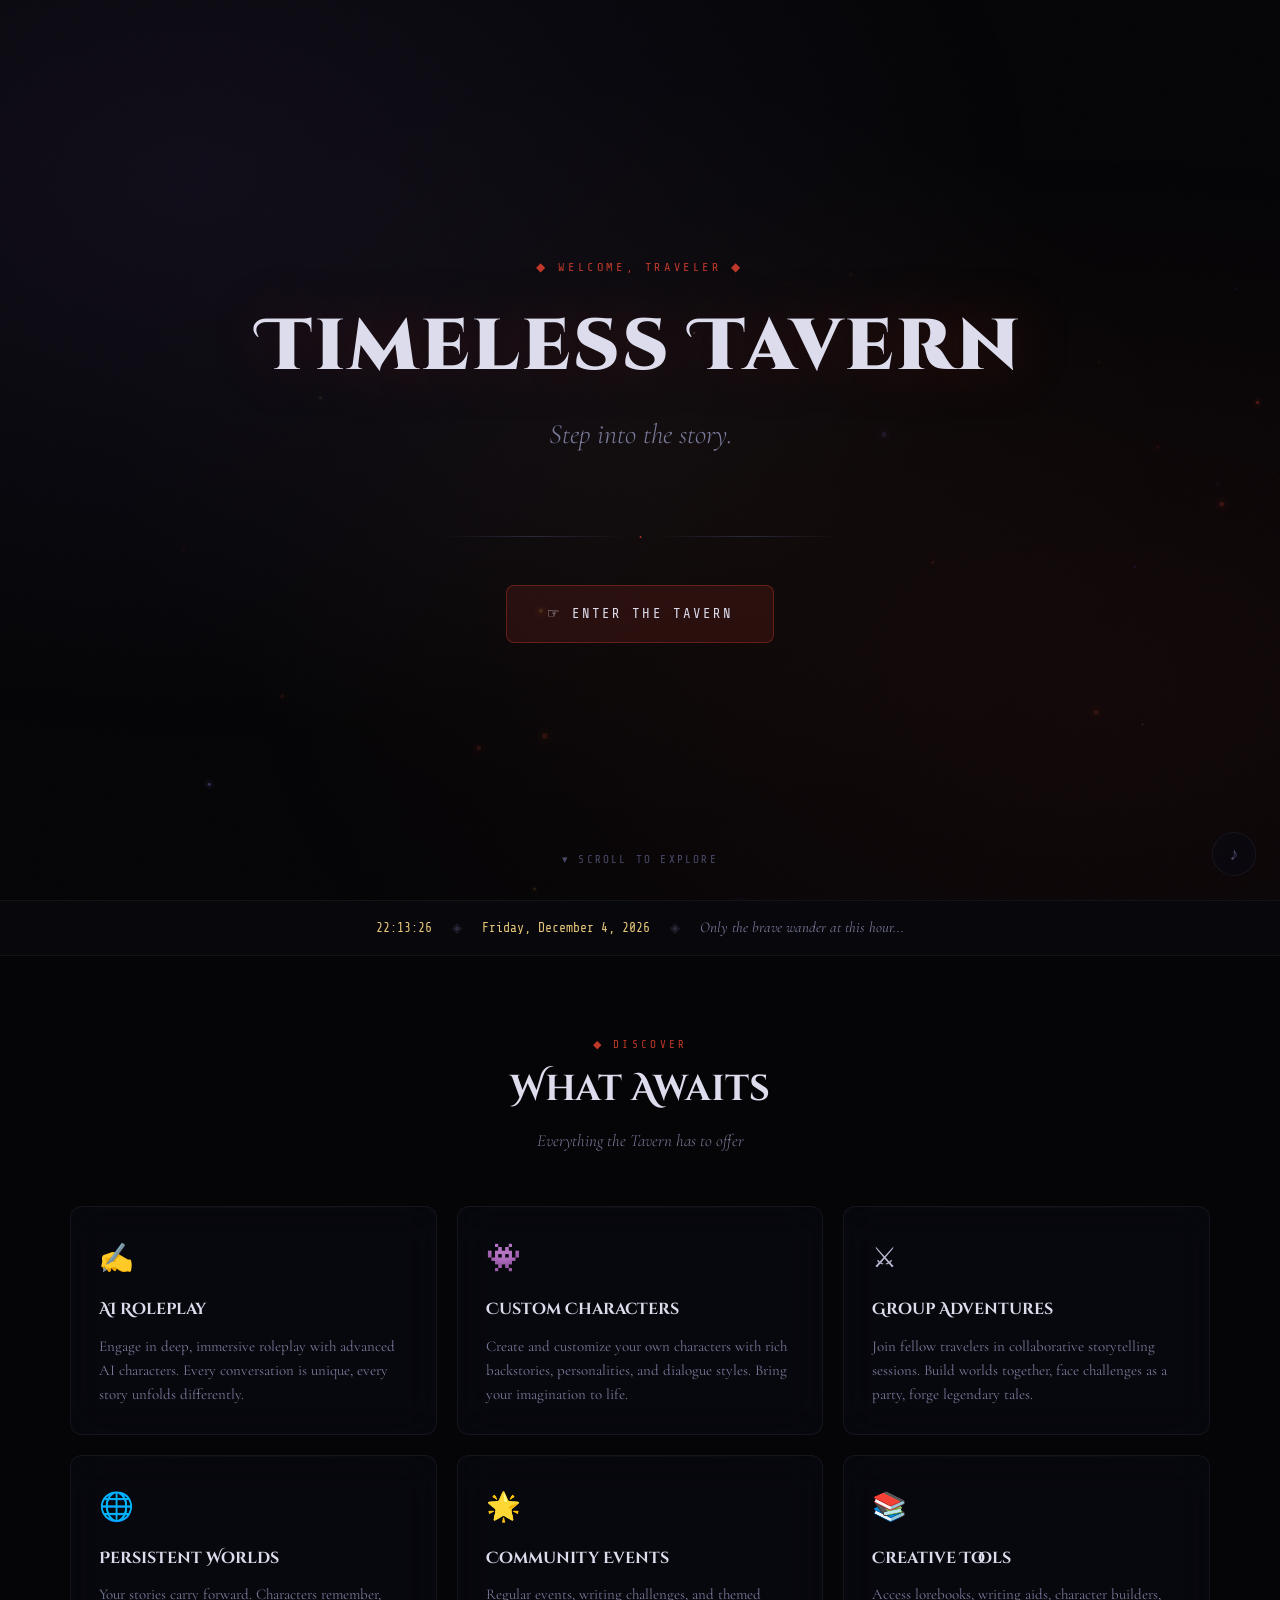
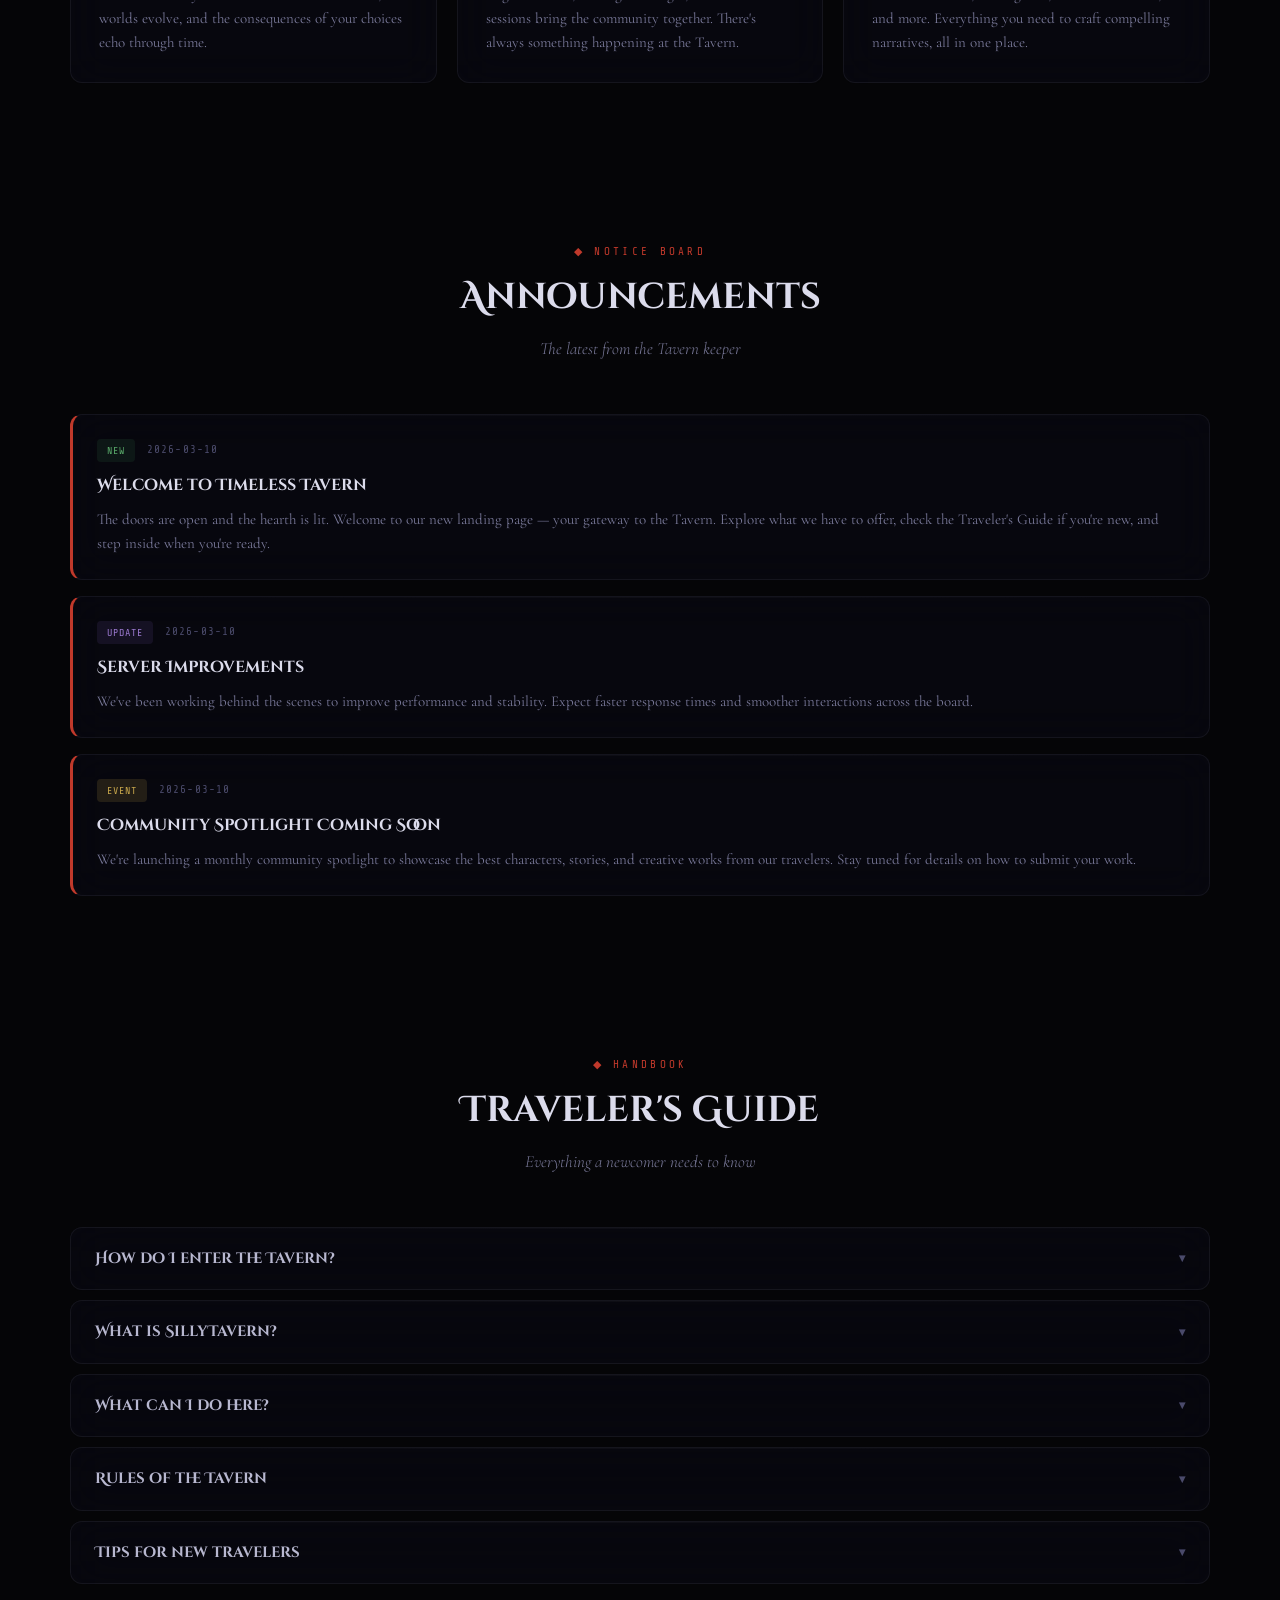
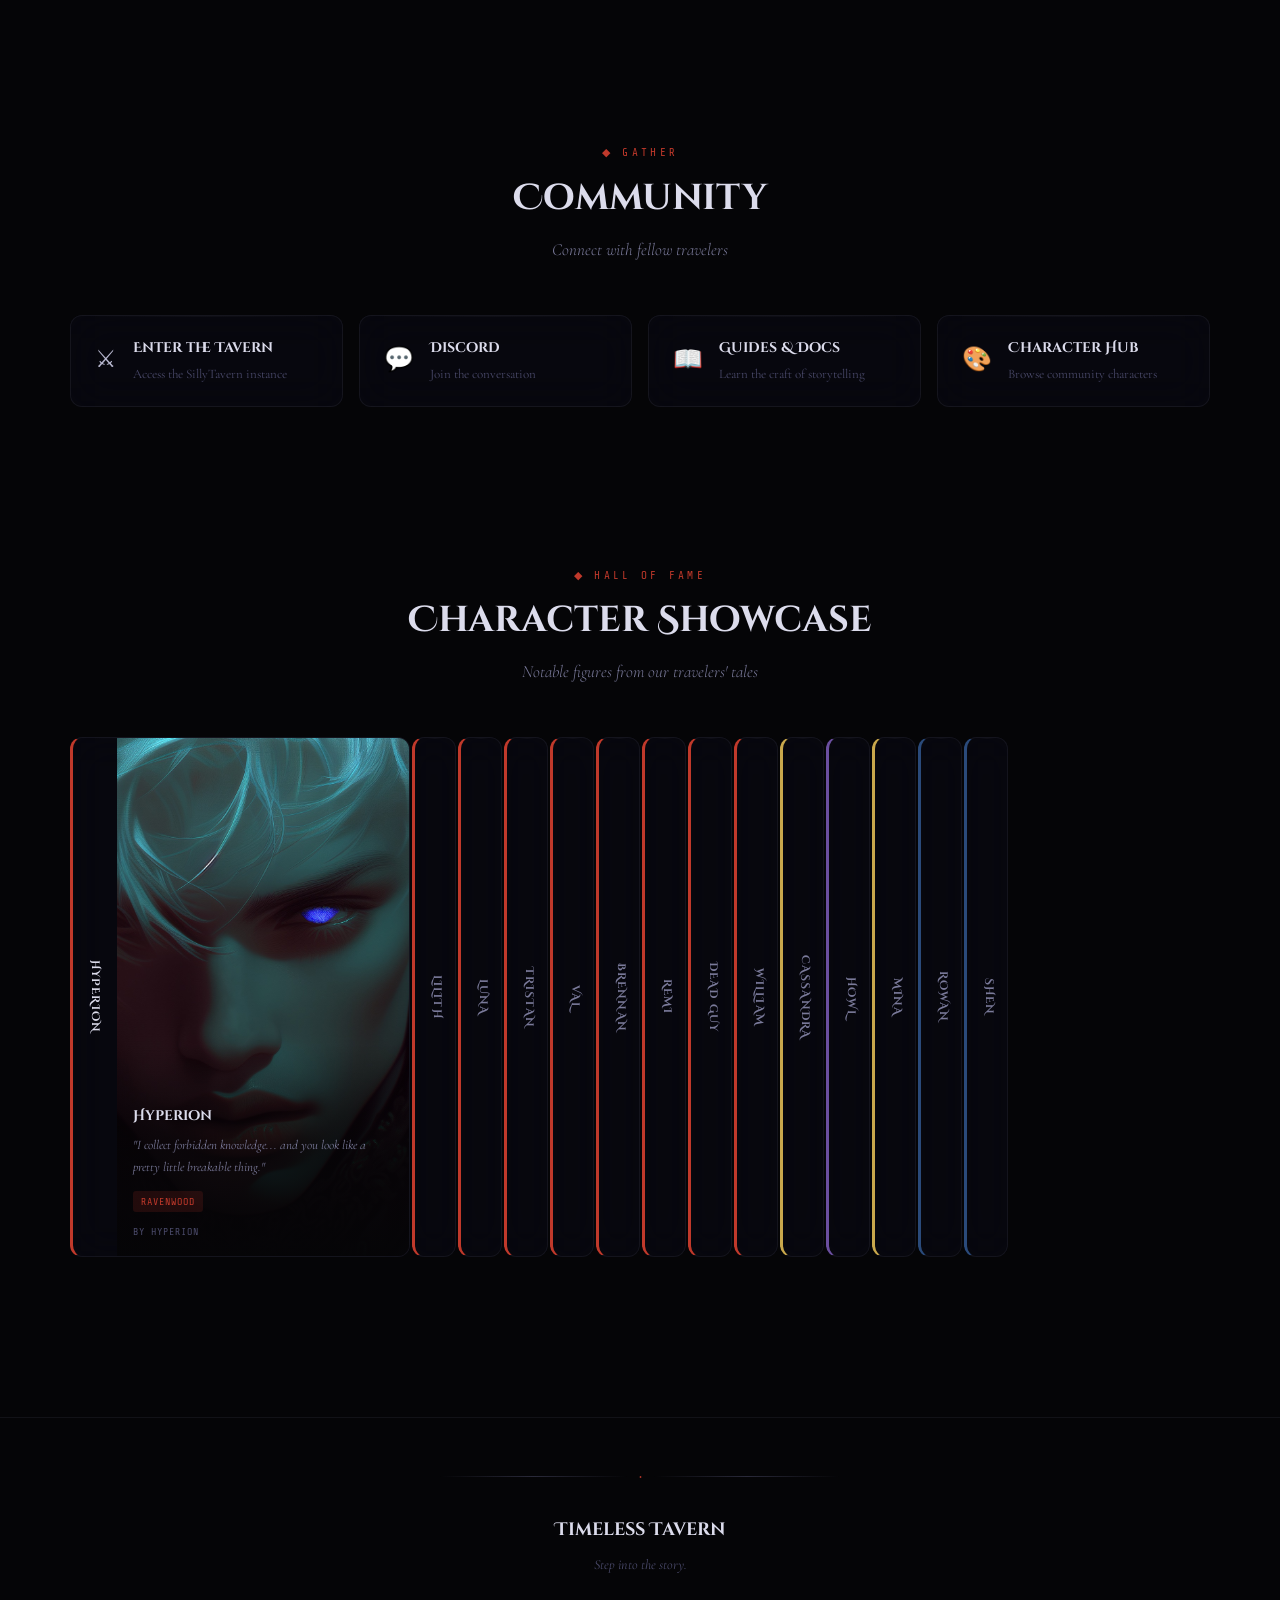
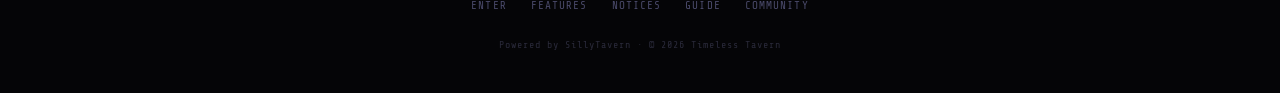
<file: index.html>
<!DOCTYPE html>
<html lang="en">
<head>
  <meta charset="UTF-8">
  <meta name="viewport" content="width=device-width, initial-scale=1.0">
  <title>Timeless Tavern</title>
  <meta name="description" content="Step into the story. Timeless Tavern — an immersive AI roleplay community.">
  <link rel="stylesheet" href="css/styles.css">
  <link rel="icon" href="data:image/svg+xml,<svg xmlns='http://www.w3.org/2000/svg' viewBox='0 0 100 100'><text y='.9em' font-size='90'>🏚</text></svg>">
</head>
<body>

  <!-- Particle Canvas -->
  <canvas id="particle-canvas"></canvas>

  <!-- Easter Egg Overlay -->
  <div class="easter-egg-overlay" id="easter-egg-overlay">
    <div class="easter-egg-content">
      <h2>You Found the Secret Room</h2>
      <p>"Not all who wander are lost... but some find what was hidden."</p>
    </div>
  </div>

  <!-- Sound Toggle -->
  <button class="sound-toggle" id="sound-toggle" title="Toggle ambient sound" aria-label="Toggle ambient sound">
    <span id="sound-icon">&#9834;</span>
  </button>

  <!-- Sticky Navigation -->
  <nav class="sticky-nav" id="sticky-nav">
    <a href="#features">What Awaits</a>
    <a href="#announcements">Notices</a>
    <a href="#guide">Guide</a>
    <a href="#community">Community</a>
    <a href="#showcase">Showcase</a>
  </nav>

  <div class="page-wrapper">

    <!-- ═══ HERO SECTION ═══ -->
    <section class="hero" id="hero">
      <div class="hero-tag">&#9670; Welcome, Traveler &#9670;</div>
      <h1 class="hero-title" id="hero-title">Timeless Tavern</h1>
      <p class="hero-tagline">Step into the story.</p>

      <div class="separator">
        <div class="separator-line"></div>
        <div class="separator-diamond">&#9670;</div>
        <div class="separator-line"></div>
      </div>

      <a href="https://timelesstavern.pub" class="cta-button" target="_blank" rel="noopener">
        &#9758; Enter the Tavern
      </a>

      <div class="scroll-hint">&#9662; Scroll to explore</div>
    </section>

    <!-- ═══ TIME BAR ═══ -->
    <div class="time-bar">
      <span id="clock">--:--:--</span>
      <span class="divider">&#9672;</span>
      <span id="date-display">---</span>
      <span class="divider">&#9672;</span>
      <span class="time-flavor" id="time-flavor">The tavern doors stand open...</span>
    </div>

    <!-- ═══ WHAT AWAITS ═══ -->
    <section class="section reveal" id="features">
      <div class="section-header">
        <div class="section-tag">&#9670; Discover</div>
        <h2 class="section-title">What Awaits</h2>
        <p class="section-subtitle">Everything the Tavern has to offer</p>
      </div>

      <div class="features-grid">
        <div class="feature-card glass">
          <div class="feature-icon">&#9997;</div>
          <div class="feature-title">AI Roleplay</div>
          <div class="feature-desc">Engage in deep, immersive roleplay with advanced AI characters. Every conversation is unique, every story unfolds differently.</div>
        </div>
        <div class="feature-card glass">
          <div class="feature-icon">&#128126;</div>
          <div class="feature-title">Custom Characters</div>
          <div class="feature-desc">Create and customize your own characters with rich backstories, personalities, and dialogue styles. Bring your imagination to life.</div>
        </div>
        <div class="feature-card glass">
          <div class="feature-icon">&#9876;</div>
          <div class="feature-title">Group Adventures</div>
          <div class="feature-desc">Join fellow travelers in collaborative storytelling sessions. Build worlds together, face challenges as a party, forge legendary tales.</div>
        </div>
        <div class="feature-card glass">
          <div class="feature-icon">&#127760;</div>
          <div class="feature-title">Persistent Worlds</div>
          <div class="feature-desc">Your stories carry forward. Characters remember, worlds evolve, and the consequences of your choices echo through time.</div>
        </div>
        <div class="feature-card glass">
          <div class="feature-icon">&#127775;</div>
          <div class="feature-title">Community Events</div>
          <div class="feature-desc">Regular events, writing challenges, and themed sessions bring the community together. There's always something happening at the Tavern.</div>
        </div>
        <div class="feature-card glass">
          <div class="feature-icon">&#128218;</div>
          <div class="feature-title">Creative Tools</div>
          <div class="feature-desc">Access lorebooks, writing aids, character builders, and more. Everything you need to craft compelling narratives, all in one place.</div>
        </div>
      </div>
    </section>

    <!-- ═══ ANNOUNCEMENTS ═══ -->
    <section class="section reveal" id="announcements">
      <div class="section-header">
        <div class="section-tag">&#9670; Notice Board</div>
        <h2 class="section-title">Announcements</h2>
        <p class="section-subtitle">The latest from the Tavern keeper</p>
      </div>

      <div class="announcements-list">
        <div class="announcement glass">
          <div class="announcement-header">
            <span class="announcement-tag new">New</span>
            <span class="announcement-date">2026-03-10</span>
          </div>
          <div class="announcement-title">Welcome to Timeless Tavern</div>
          <div class="announcement-body">The doors are open and the hearth is lit. Welcome to our new landing page — your gateway to the Tavern. Explore what we have to offer, check the Traveler's Guide if you're new, and step inside when you're ready.</div>
        </div>

        <div class="announcement glass">
          <div class="announcement-header">
            <span class="announcement-tag update">Update</span>
            <span class="announcement-date">2026-03-10</span>
          </div>
          <div class="announcement-title">Server Improvements</div>
          <div class="announcement-body">We've been working behind the scenes to improve performance and stability. Expect faster response times and smoother interactions across the board.</div>
        </div>

        <div class="announcement glass">
          <div class="announcement-header">
            <span class="announcement-tag event">Event</span>
            <span class="announcement-date">2026-03-10</span>
          </div>
          <div class="announcement-title">Community Spotlight Coming Soon</div>
          <div class="announcement-body">We're launching a monthly community spotlight to showcase the best characters, stories, and creative works from our travelers. Stay tuned for details on how to submit your work.</div>
        </div>
      </div>
    </section>

    <!-- ═══ TRAVELER'S GUIDE ═══ -->
    <section class="section reveal" id="guide">
      <div class="section-header">
        <div class="section-tag">&#9670; Handbook</div>
        <h2 class="section-title">Traveler's Guide</h2>
        <p class="section-subtitle">Everything a newcomer needs to know</p>
      </div>

      <div class="faq-list">
        <div class="faq-item glass">
          <div class="faq-question" onclick="toggleFaq(this)">
            How do I enter the Tavern?
            <span class="arrow">&#9662;</span>
          </div>
          <div class="faq-answer">
            <p>Click the "Enter the Tavern" button at the top of this page, or navigate directly to <a href="https://timelesstavern.pub" target="_blank" rel="noopener">timelesstavern.pub</a>. You'll be greeted by the login screen where you can access your account. If you're new and need credentials, reach out to the Tavern keeper through our Discord community.</p>
          </div>
        </div>

        <div class="faq-item glass">
          <div class="faq-question" onclick="toggleFaq(this)">
            What is SillyTavern?
            <span class="arrow">&#9662;</span>
          </div>
          <div class="faq-answer">
            <p>SillyTavern is a powerful, open-source interface for interacting with AI language models. It provides a rich environment for creative writing, roleplay, and storytelling with features like character cards, lorebooks, group chats, and much more. Timeless Tavern is our hosted instance, so you don't need to set up anything yourself.</p>
          </div>
        </div>

        <div class="faq-item glass">
          <div class="faq-question" onclick="toggleFaq(this)">
            What can I do here?
            <span class="arrow">&#9662;</span>
          </div>
          <div class="faq-answer">
            <p>The possibilities are vast:</p>
            <ul>
              <li>Create and roleplay with AI characters in any genre or setting</li>
              <li>Build detailed worlds with lorebooks and persistent memory</li>
              <li>Join group adventures with other community members</li>
              <li>Use creative writing tools to develop stories, scripts, and more</li>
              <li>Participate in community events and writing challenges</li>
            </ul>
          </div>
        </div>

        <div class="faq-item glass">
          <div class="faq-question" onclick="toggleFaq(this)">
            Rules of the Tavern
            <span class="arrow">&#9662;</span>
          </div>
          <div class="faq-answer">
            <p>We keep it simple — be respectful, be creative, and be kind. This is a shared space for storytelling and imagination. Treat fellow travelers as you'd want to be treated. Any issues or concerns should be brought to the Tavern keeper directly.</p>
          </div>
        </div>

        <div class="faq-item glass">
          <div class="faq-question" onclick="toggleFaq(this)">
            Tips for new travelers
            <span class="arrow">&#9662;</span>
          </div>
          <div class="faq-answer">
            <p>Start small. Pick a character or scenario that interests you and dive in. Don't worry about getting everything perfect on your first try — the best stories come from exploration and experimentation. Check out the community Discord for tips from experienced travelers, and don't hesitate to ask questions.</p>
          </div>
        </div>
      </div>
    </section>

    <!-- ═══ COMMUNITY ═══ -->
    <section class="section reveal" id="community">
      <div class="section-header">
        <div class="section-tag">&#9670; Gather</div>
        <h2 class="section-title">Community</h2>
        <p class="section-subtitle">Connect with fellow travelers</p>
      </div>

      <div class="community-grid">
        <a href="https://timelesstavern.pub" target="_blank" rel="noopener" class="community-card glass">
          <div class="community-icon">&#9876;</div>
          <div class="community-info">
            <div class="community-name">Enter the Tavern</div>
            <div class="community-desc">Access the SillyTavern instance</div>
          </div>
        </a>

        <a href="#" class="community-card glass" onclick="return false;">
          <div class="community-icon">&#128172;</div>
          <div class="community-info">
            <div class="community-name">Discord</div>
            <div class="community-desc">Join the conversation</div>
          </div>
        </a>

        <a href="#" class="community-card glass" onclick="return false;">
          <div class="community-icon">&#128214;</div>
          <div class="community-info">
            <div class="community-name">Guides & Docs</div>
            <div class="community-desc">Learn the craft of storytelling</div>
          </div>
        </a>

        <a href="#" class="community-card glass" onclick="return false;">
          <div class="community-icon">&#127912;</div>
          <div class="community-info">
            <div class="community-name">Character Hub</div>
            <div class="community-desc">Browse community characters</div>
          </div>
        </a>
      </div>
    </section>

    <!-- ═══ CHARACTER SHOWCASE ═══ -->
    <section class="section reveal" id="showcase">
      <div class="section-header">
        <div class="section-tag">&#9670; Hall of Fame</div>
        <h2 class="section-title">Character Showcase</h2>
        <p class="section-subtitle">Notable figures from our travelers' tales</p>
      </div>

      <div class="showcase-scroll">
        <div class="char-card glass order-crimson active">
          <div class="char-tab">Hyperion</div>
          <div class="char-panel">
            <img src="characters/Hyperion.png" alt="Hyperion" class="char-portrait">
            <div class="char-info">
              <div class="char-name">Hyperion</div>
              <div class="char-role">"I collect forbidden knowledge... and you look like a pretty little breakable thing."</div>
              <span class="char-badge order-crimson">Ravenwood</span>
              <div class="char-creator">by Hyperion</div>
            </div>
          </div>
        </div>

        <div class="char-card glass order-crimson">
          <div class="char-tab">Lilith</div>
          <div class="char-panel">
            <img src="characters/Lilith.png" alt="Lilith" class="char-portrait">
            <div class="char-info">
              <div class="char-name">Lilith</div>
              <div class="char-role">"Knowledge is the most beautiful and dangerous of lovers."</div>
              <span class="char-badge order-crimson">Ravenwood</span>
              <div class="char-creator">by Hyperion</div>
            </div>
          </div>
        </div>

        <div class="char-card glass order-crimson">
          <div class="char-tab">Luna</div>
          <div class="char-panel">
            <img src="characters/Luna.png" alt="Luna" class="char-portrait">
            <div class="char-info">
              <div class="char-name">Luna</div>
              <div class="char-role">"Puck, if you don't shush I swear I will find you a smaller drawer to live in..."</div>
              <span class="char-badge order-crimson">Ravenwood</span>
              <div class="char-creator">by Hyperion</div>
            </div>
          </div>
        </div>

        <div class="char-card glass order-crimson">
          <div class="char-tab">Tristan</div>
          <div class="char-panel">
            <img src="characters/Tristan.png" alt="Tristan" class="char-portrait">
            <div class="char-info">
              <div class="char-name">Tristan</div>
              <div class="char-role">"Sweet sinner, bring me your confession..."</div>
              <span class="char-badge order-crimson">Ravenwood</span>
              <div class="char-creator">by Hyperion</div>
            </div>
          </div>
        </div>

        <div class="char-card glass order-crimson">
          <div class="char-tab">Val</div>
          <div class="char-panel">
            <img src="characters/Val.png" alt="Val" class="char-portrait">
            <div class="char-info">
              <div class="char-name">Val</div>
              <div class="char-role">Valerian "Val" Blackfin — serves two masters: medicine and murder.</div>
              <span class="char-badge order-crimson">Ravenwood</span>
              <div class="char-creator">by Hyperion</div>
            </div>
          </div>
        </div>

        <div class="char-card glass order-crimson">
          <div class="char-tab">Brennan</div>
          <div class="char-panel">
            <img src="characters/Brennan.png" alt="Brennan" class="char-portrait">
            <div class="char-info">
              <div class="char-name">Brennan</div>
              <div class="char-role">Sergeant Brennan Weathers — he doesn't care what you think. At least, that's what he wants you to believe.</div>
              <span class="char-badge order-crimson">Ravenwood</span>
              <div class="char-creator">by Hyperion</div>
            </div>
          </div>
        </div>

        <div class="char-card glass order-crimson">
          <div class="char-tab">Remi</div>
          <div class="char-panel">
            <img src="characters/Remi.png" alt="Remi" class="char-portrait">
            <div class="char-info">
              <div class="char-name">Remi</div>
              <div class="char-role">"If only they knew how often I watch over them..."</div>
              <span class="char-badge order-crimson">Ravenwood</span>
              <div class="char-creator">by Hyperion</div>
            </div>
          </div>
        </div>

        <div class="char-card glass order-crimson">
          <div class="char-tab">Dead Guy</div>
          <div class="char-panel">
            <img src="characters/Dead_Guy.png" alt="Dead Guy" class="char-portrait">
            <div class="char-info">
              <div class="char-name">Dead Guy</div>
              <div class="char-role">A crypt-dweller from 1759 with humor drier than embalming fluid.</div>
              <span class="char-badge order-crimson">Ravenwood</span>
              <div class="char-creator">by Hyperion</div>
            </div>
          </div>
        </div>

        <div class="char-card glass order-crimson">
          <div class="char-tab">William</div>
          <div class="char-panel">
            <img src="characters/William.png" alt="William" class="char-portrait">
            <div class="char-info">
              <div class="char-name">William</div>
              <div class="char-role">"Gah! I thought you were a ghost... wait, are you a ghost?"</div>
              <span class="char-badge order-crimson">Ravenwood</span>
              <div class="char-creator">by Hyperion</div>
            </div>
          </div>
        </div>

        <div class="char-card glass order-gold">
          <div class="char-tab">Cassandra</div>
          <div class="char-panel">
            <img src="characters/Cassandra%20Vance.png" alt="Cassandra Vance" class="char-portrait">
            <div class="char-info">
              <div class="char-name">Cassandra Vance</div>
              <div class="char-role">"I keep beautiful things safe and dangerous things profitable."</div>
              <span class="char-badge order-gold">Thieves' Roost</span>
              <div class="char-creator">by Vanyt</div>
            </div>
          </div>
        </div>

        <div class="char-card glass order-violet">
          <div class="char-tab">Howl</div>
          <div class="char-panel">
            <img src="characters/Howl%20Jenkins%20Pendragon.png" alt="Howl Jenkins Pendragon" class="char-portrait">
            <div class="char-info">
              <div class="char-name">Howl Jenkins Pendragon</div>
              <div class="char-role">Beautiful, broken, and absolutely insufferable.</div>
              <span class="char-badge order-violet">Howl's Moving Castle</span>
              <div class="char-creator">by Vanyt</div>
            </div>
          </div>
        </div>

        <div class="char-card glass order-gold">
          <div class="char-tab">Mina</div>
          <div class="char-panel">
            <img src="characters/Mina%20Hope.png" alt="Mina Hope" class="char-portrait">
            <div class="char-info">
              <div class="char-name">Mina Hope</div>
              <div class="char-role">"I've got a smile for every occasion and a blade for everyone who believes it."</div>
              <span class="char-badge order-gold">Thieves' Roost</span>
              <div class="char-creator">by Menace</div>
            </div>
          </div>
        </div>

        <div class="char-card glass order-blue">
          <div class="char-tab">Rowan</div>
          <div class="char-panel">
            <img src="characters/Rowan.png" alt="Rowan" class="char-portrait">
            <div class="char-info">
              <div class="char-name">Rowan</div>
              <div class="char-role">Distinguished corporate lawyer — sophistication meets raw masculinity.</div>
              <span class="char-badge order-blue">Original</span>
              <div class="char-creator">by Bee</div>
            </div>
          </div>
        </div>

        <div class="char-card glass order-blue">
          <div class="char-tab">Shen</div>
          <div class="char-panel">
            <img src="characters/Shen.png" alt="Shen" class="char-portrait">
            <div class="char-info">
              <div class="char-name">Shen</div>
              <div class="char-role">"I have spent years building a reputation for reasonableness. I would hate for you to discover what happens when that no longer concerns me."</div>
              <span class="char-badge order-blue">Original</span>
              <div class="char-creator">by Hana</div>
            </div>
          </div>
        </div>
      </div>
    </section>

    <!-- ═══ FOOTER ═══ -->
    <footer class="footer">
      <div class="separator" style="margin: 0 auto 30px;">
        <div class="separator-line"></div>
        <div class="separator-diamond">&#9670;</div>
        <div class="separator-line"></div>
      </div>
      <div class="footer-brand">Timeless Tavern</div>
      <div class="footer-tagline">Step into the story.</div>
      <div class="footer-links">
        <a href="https://timelesstavern.pub" target="_blank" rel="noopener">Enter</a>
        <a href="#features">Features</a>
        <a href="#announcements">Notices</a>
        <a href="#guide">Guide</a>
        <a href="#community">Community</a>
      </div>
      <div class="footer-credit">Powered by SillyTavern &middot; &copy; 2026 Timeless Tavern</div>
    </footer>

  </div>

  <!-- Scripts -->
  <script src="js/particles.js"></script>
  <script src="js/main.js"></script>
  <script src="js/easter-eggs.js"></script>

</body>
</html>
</file>
<file: css/styles.css>
/* ═══════════════════════════════════════════
   TIMELESS TAVERN — Landing Page Styles
   Dark Gothic Glass-Morphism Design System
   ═══════════════════════════════════════════ */

/* ─── Google Fonts ─── */
@import url('https://fonts.googleapis.com/css2?family=Cinzel+Decorative:wght@400;700;900&family=Cormorant+Garamond:ital,wght@0,300;0,400;0,600;1,300;1,400;1,600&family=Share+Tech+Mono&display=swap');

/* ─── CSS Custom Properties ─── */
:root {
  /* Dark backgrounds */
  --void: #050507;
  --abyss: #0a0a0f;
  --shadow: #111118;
  --muted: #1a1a26;
  --slate: #2a2a3a;

  /* Text colors */
  --fog: #4a4a6a;
  --ash: #7a7a9a;
  --pale: #b8b8d0;
  --ghost: #dcdcec;

  /* Accent colors */
  --blood: #8b1a1a;
  --crimson: #c0392b;
  --ember: #e74c3c;
  --gold: #c9a84c;
  --amber: #e8c87a;
  --violet: #6b4fa0;
  --lavender: #9b79d0;
  --bloom-green: #3a7a4a;
  --bloom-soft: #5aaa6a;
  --shroud-blue: #2a4a7a;

  /* Glass system */
  --glass-bg: rgba(10, 10, 20, 0.55);
  --glass-border: rgba(180, 180, 210, 0.08);
  --glass-highlight: rgba(255, 255, 255, 0.03);
  --glass-blur: 20px;

  /* Spacing */
  --section-gap: 80px;
  --content-max: 1200px;
}

/* ─── Reset & Base ─── */
*, *::before, *::after {
  margin: 0;
  padding: 0;
  box-sizing: border-box;
}

html {
  scroll-behavior: smooth;
}

body {
  font-family: 'Cormorant Garamond', Georgia, serif;
  font-weight: 400;
  font-size: 17px;
  line-height: 1.7;
  color: var(--pale);
  background: var(--void);
  overflow-x: hidden;
  min-height: 100vh;
}

/* ─── Atmospheric Overlays ─── */
body::before {
  content: '';
  position: fixed;
  inset: 0;
  z-index: 0;
  pointer-events: none;
  opacity: 0.04;
  background: url("data:image/svg+xml,%3Csvg viewBox='0 0 256 256' xmlns='http://www.w3.org/2000/svg'%3E%3Cfilter id='noise'%3E%3CfeTurbulence type='fractalNoise' baseFrequency='0.9' numOctaves='4' stitchTiles='stitch'/%3E%3C/filter%3E%3Crect width='100%25' height='100%25' filter='url(%23noise)' opacity='0.4'/%3E%3C/svg%3E");
  background-size: 256px 256px;
}

body::after {
  content: '';
  position: fixed;
  inset: 0;
  z-index: 0;
  pointer-events: none;
  background:
    radial-gradient(ellipse at 15% 20%, rgba(107,79,160,0.12) 0%, transparent 55%),
    radial-gradient(ellipse at 85% 75%, rgba(192,57,43,0.08) 0%, transparent 55%),
    radial-gradient(ellipse at 50% 50%, rgba(201,168,76,0.03) 0%, transparent 60%);
}

/* ─── Scrollbar ─── */
::-webkit-scrollbar { width: 6px; }
::-webkit-scrollbar-track { background: var(--void); }
::-webkit-scrollbar-thumb { background: var(--slate); border-radius: 3px; }
::-webkit-scrollbar-thumb:hover { background: var(--fog); }

/* ─── Typography ─── */
h1, h2, h3 {
  font-family: 'Cinzel Decorative', 'Cinzel', serif;
  font-weight: 700;
  color: var(--ghost);
  line-height: 1.3;
}

.label, .tag, .mono {
  font-family: 'Share Tech Mono', monospace;
  letter-spacing: 0.08em;
}

a {
  color: var(--crimson);
  text-decoration: none;
  transition: color 0.25s;
}

a:hover {
  color: var(--ember);
}

/* ─── Glass Component ─── */
.glass {
  background: var(--glass-bg);
  backdrop-filter: blur(var(--glass-blur));
  -webkit-backdrop-filter: blur(var(--glass-blur));
  border: 1px solid var(--glass-border);
  border-radius: 12px;
  position: relative;
}

.glass::before {
  content: '';
  position: absolute;
  top: 0;
  left: 12px;
  right: 12px;
  height: 1px;
  background: linear-gradient(90deg, transparent, var(--glass-highlight), transparent);
  pointer-events: none;
}

/* ─── Particle Canvas ─── */
#particle-canvas {
  position: fixed;
  inset: 0;
  z-index: 1;
  pointer-events: none;
}

/* ─── Page Wrapper ─── */
.page-wrapper {
  position: relative;
  z-index: 2;
}

/* ═══════════════════════════════════════════
   HERO SECTION
   ═══════════════════════════════════════════ */
.hero {
  min-height: 100vh;
  display: flex;
  flex-direction: column;
  align-items: center;
  justify-content: center;
  text-align: center;
  padding: 40px 30px;
  position: relative;
}

.hero-tag {
  font-family: 'Share Tech Mono', monospace;
  font-size: 12px;
  letter-spacing: 0.3em;
  text-transform: uppercase;
  color: var(--crimson);
  margin-bottom: 24px;
}

.hero-title {
  font-family: 'Cinzel Decorative', serif;
  font-size: clamp(32px, 8vw, 72px);
  font-weight: 900;
  color: var(--ghost);
  text-shadow:
    0 0 60px rgba(192, 57, 43, 0.25),
    0 0 120px rgba(107, 79, 160, 0.12);
  margin-bottom: 16px;
  letter-spacing: 0.04em;
}

.hero-tagline {
  font-family: 'Cormorant Garamond', serif;
  font-size: clamp(18px, 3vw, 28px);
  font-weight: 300;
  font-style: italic;
  color: var(--ash);
  margin-bottom: 40px;
}

/* Decorative separator */
.separator {
  display: flex;
  align-items: center;
  justify-content: center;
  gap: 12px;
  margin: 30px 0;
  width: 100%;
  max-width: 400px;
}

.separator-line {
  flex: 1;
  height: 1px;
  background: linear-gradient(90deg, transparent, var(--slate), transparent);
}

.separator-diamond {
  color: var(--crimson);
  font-size: 10px;
  animation: spin 12s linear infinite;
}

@keyframes spin {
  to { transform: rotate(360deg); }
}

/* CTA Button */
.cta-button {
  display: inline-flex;
  align-items: center;
  gap: 10px;
  padding: 16px 40px;
  margin-top: 10px;
  font-family: 'Share Tech Mono', monospace;
  font-size: 14px;
  letter-spacing: 0.15em;
  text-transform: uppercase;
  color: var(--ghost);
  background: rgba(192, 57, 43, 0.15);
  border: 1px solid rgba(192, 57, 43, 0.4);
  border-radius: 8px;
  cursor: pointer;
  transition: all 0.3s;
  text-decoration: none;
}

.cta-button:hover {
  background: rgba(192, 57, 43, 0.3);
  border-color: var(--crimson);
  color: var(--ghost);
  box-shadow: 0 0 30px rgba(192, 57, 43, 0.2), 0 0 60px rgba(192, 57, 43, 0.1);
  transform: translateY(-2px);
}

.cta-button:active {
  transform: translateY(0);
}

.scroll-hint {
  position: absolute;
  bottom: 30px;
  left: 50%;
  transform: translateX(-50%);
  color: var(--fog);
  font-family: 'Share Tech Mono', monospace;
  font-size: 11px;
  letter-spacing: 0.2em;
  text-transform: uppercase;
  animation: pulse-fade 3s ease-in-out infinite;
}

@keyframes pulse-fade {
  0%, 100% { opacity: 0.3; }
  50% { opacity: 0.7; }
}

/* ═══════════════════════════════════════════
   TIME BAR
   ═══════════════════════════════════════════ */
.time-bar {
  display: flex;
  align-items: center;
  justify-content: center;
  gap: 20px;
  padding: 14px 30px;
  font-family: 'Share Tech Mono', monospace;
  font-size: 13px;
  color: var(--amber);
  border-top: 1px solid var(--glass-border);
  border-bottom: 1px solid var(--glass-border);
  background: rgba(10, 10, 20, 0.4);
  flex-wrap: wrap;
}

.time-bar .divider {
  color: var(--slate);
}

.time-flavor {
  color: var(--ash);
  font-style: italic;
  font-family: 'Cormorant Garamond', serif;
  font-size: 15px;
}

/* ═══════════════════════════════════════════
   STICKY NAV
   ═══════════════════════════════════════════ */
.sticky-nav {
  position: fixed;
  top: 0;
  left: 0;
  right: 0;
  z-index: 100;
  padding: 0 30px;
  display: flex;
  align-items: center;
  justify-content: center;
  gap: 6px;
  height: 56px;
  background: rgba(10, 10, 20, 0.85);
  backdrop-filter: blur(20px);
  -webkit-backdrop-filter: blur(20px);
  border-bottom: 1px solid var(--glass-border);
  transform: translateY(-100%);
  transition: transform 0.35s ease;
  flex-wrap: wrap;
}

.sticky-nav.visible {
  transform: translateY(0);
}

.sticky-nav a {
  font-family: 'Share Tech Mono', monospace;
  font-size: 12px;
  letter-spacing: 0.1em;
  text-transform: uppercase;
  color: var(--ash);
  padding: 8px 16px;
  border-radius: 6px;
  transition: all 0.25s;
  text-decoration: none;
}

.sticky-nav a:hover {
  color: var(--ghost);
  background: rgba(255, 255, 255, 0.05);
}

.sticky-nav a.active {
  color: var(--ghost);
  background: rgba(192, 57, 43, 0.2);
  border: 1px solid rgba(192, 57, 43, 0.3);
}

/* ═══════════════════════════════════════════
   SECTION LAYOUT
   ═══════════════════════════════════════════ */
.section {
  max-width: var(--content-max);
  margin: 0 auto;
  padding: var(--section-gap) 30px;
}

.section-header {
  text-align: center;
  margin-bottom: 50px;
}

.section-tag {
  font-family: 'Share Tech Mono', monospace;
  font-size: 11px;
  letter-spacing: 0.3em;
  text-transform: uppercase;
  color: var(--crimson);
  margin-bottom: 12px;
}

.section-title {
  font-size: clamp(22px, 4vw, 36px);
  margin-bottom: 14px;
}

.section-subtitle {
  font-size: 17px;
  font-style: italic;
  color: var(--ash);
  font-weight: 300;
}

/* Scroll reveal */
.reveal {
  opacity: 0;
  transform: translateY(20px);
  transition: opacity 0.6s ease, transform 0.6s ease;
}

.reveal.visible {
  opacity: 1;
  transform: translateY(0);
}

/* ═══════════════════════════════════════════
   FEATURES GRID ("What Awaits")
   ═══════════════════════════════════════════ */
.features-grid {
  display: grid;
  grid-template-columns: repeat(auto-fill, minmax(320px, 1fr));
  gap: 20px;
}

.feature-card {
  padding: 28px;
  transition: all 0.25s;
}

.feature-card:hover {
  transform: translateY(-3px);
  border-color: rgba(192, 57, 43, 0.25);
}

.feature-icon {
  font-size: 28px;
  margin-bottom: 14px;
}

.feature-title {
  font-family: 'Cinzel Decorative', serif;
  font-size: 16px;
  font-weight: 700;
  color: var(--ghost);
  margin-bottom: 10px;
}

.feature-desc {
  font-size: 15px;
  color: var(--ash);
  line-height: 1.6;
}

/* ═══════════════════════════════════════════
   ANNOUNCEMENTS
   ═══════════════════════════════════════════ */
.announcements-list {
  display: flex;
  flex-direction: column;
  gap: 16px;
}

.announcement {
  padding: 24px;
  border-left: 3px solid var(--crimson);
  transition: all 0.25s;
}

.announcement:hover {
  border-left-color: var(--ember);
}

.announcement-header {
  display: flex;
  align-items: center;
  gap: 12px;
  margin-bottom: 10px;
  flex-wrap: wrap;
}

.announcement-date {
  font-family: 'Share Tech Mono', monospace;
  font-size: 11px;
  color: var(--fog);
  letter-spacing: 0.1em;
}

.announcement-tag {
  font-family: 'Share Tech Mono', monospace;
  font-size: 10px;
  letter-spacing: 0.1em;
  text-transform: uppercase;
  padding: 3px 10px;
  border-radius: 4px;
  background: rgba(192, 57, 43, 0.15);
  color: var(--crimson);
}

.announcement-tag.update { background: rgba(107, 79, 160, 0.15); color: var(--lavender); }
.announcement-tag.event { background: rgba(201, 168, 76, 0.15); color: var(--gold); }
.announcement-tag.new { background: rgba(58, 122, 74, 0.15); color: var(--bloom-soft); }

.announcement-title {
  font-family: 'Cinzel Decorative', serif;
  font-size: 16px;
  font-weight: 700;
  color: var(--ghost);
  margin-bottom: 8px;
}

.announcement-body {
  font-size: 15px;
  color: var(--ash);
  line-height: 1.6;
}

/* ═══════════════════════════════════════════
   TRAVELER'S GUIDE (FAQ Accordion)
   ═══════════════════════════════════════════ */
.faq-list {
  display: flex;
  flex-direction: column;
  gap: 10px;
}

.faq-item {
  overflow: hidden;
  transition: all 0.25s;
}

.faq-question {
  display: flex;
  align-items: center;
  justify-content: space-between;
  padding: 18px 24px;
  cursor: pointer;
  font-family: 'Cinzel Decorative', serif;
  font-size: 15px;
  font-weight: 700;
  color: var(--pale);
  transition: all 0.25s;
  user-select: none;
}

.faq-question:hover {
  color: var(--ghost);
}

.faq-question .arrow {
  font-size: 12px;
  color: var(--fog);
  transition: transform 0.3s;
}

.faq-item.open .faq-question {
  color: var(--ghost);
  border-bottom: 1px solid var(--glass-border);
}

.faq-item.open .faq-question .arrow {
  transform: rotate(180deg);
  color: var(--crimson);
}

.faq-answer {
  max-height: 0;
  overflow: hidden;
  transition: max-height 0.4s ease, padding 0.3s ease;
  padding: 0 24px;
}

.faq-item.open .faq-answer {
  max-height: 500px;
  padding: 20px 24px;
}

.faq-answer p {
  font-size: 15px;
  color: var(--ash);
  line-height: 1.7;
}

.faq-answer ul {
  margin: 10px 0;
  padding-left: 20px;
}

.faq-answer li {
  color: var(--ash);
  font-size: 15px;
  margin-bottom: 6px;
}

/* ═══════════════════════════════════════════
   COMMUNITY LINKS
   ═══════════════════════════════════════════ */
.community-grid {
  display: grid;
  grid-template-columns: repeat(auto-fill, minmax(240px, 1fr));
  gap: 16px;
}

.community-card {
  display: flex;
  align-items: center;
  gap: 16px;
  padding: 20px 24px;
  transition: all 0.25s;
  text-decoration: none;
  color: inherit;
}

.community-card:hover {
  transform: translateY(-2px);
  border-color: rgba(192, 57, 43, 0.25);
  color: inherit;
}

.community-icon {
  font-size: 24px;
  flex-shrink: 0;
}

.community-info {
  flex: 1;
}

.community-name {
  font-family: 'Cinzel Decorative', serif;
  font-size: 14px;
  font-weight: 700;
  color: var(--ghost);
  margin-bottom: 4px;
}

.community-desc {
  font-size: 13px;
  color: var(--fog);
}

/* ═══════════════════════════════════════════
   CHARACTER SHOWCASE — Stacked Pull-Out Tabs
   ═══════════════════════════════════════════ */
.showcase-scroll {
  display: flex;
  height: 520px;
  overflow-x: auto;
  overflow-y: hidden;
  gap: 2px;
  scroll-behavior: smooth;
}

.char-card {
  position: relative;
  flex-shrink: 0;
  width: 44px;
  height: 100%;
  border-left: 3px solid var(--violet);
  transition: width 0.4s ease;
  overflow: hidden;
  cursor: pointer;
  display: flex;
}

.char-card.active {
  width: 340px;
  cursor: default;
}

/* Vertical name tab — always visible */
.char-tab {
  writing-mode: vertical-rl;
  text-orientation: mixed;
  display: flex;
  align-items: center;
  justify-content: center;
  width: 44px;
  min-width: 44px;
  height: 100%;
  font-family: 'Cinzel Decorative', serif;
  font-size: 11px;
  font-weight: 700;
  color: var(--ash);
  letter-spacing: 0.1em;
  text-transform: uppercase;
  transition: color 0.3s;
  padding: 12px 0;
  user-select: none;
}

.char-card.active .char-tab {
  color: var(--ghost);
}

.char-card:not(.active):hover .char-tab {
  color: var(--pale);
}

/* Expandable content panel */
.char-panel {
  position: relative;
  flex: 1;
  min-width: 0;
  opacity: 0;
  overflow: hidden;
  transition: opacity 0.3s ease 0.1s;
}

.char-card.active .char-panel {
  opacity: 1;
}

.char-portrait {
  position: absolute;
  top: 0;
  left: 0;
  width: 100%;
  height: 100%;
  object-fit: cover;
  object-position: top center;
  display: block;
}

.char-info {
  position: absolute;
  bottom: 0;
  left: 0;
  right: 0;
  padding: 60px 16px 16px;
  background: linear-gradient(to top, rgba(5,5,7,0.95) 0%, rgba(5,5,7,0.7) 50%, transparent 100%);
  z-index: 1;
}

.char-creator {
  font-family: 'Share Tech Mono', monospace;
  font-size: 10px;
  color: var(--fog);
  letter-spacing: 0.1em;
  text-transform: uppercase;
  margin-top: 8px;
}

.char-card.order-crimson { border-left-color: var(--crimson); }
.char-card.order-gold { border-left-color: var(--gold); }
.char-card.order-violet { border-left-color: var(--violet); }
.char-card.order-green { border-left-color: var(--bloom-green); }
.char-card.order-blue { border-left-color: var(--shroud-blue); }

.char-name {
  font-family: 'Cinzel Decorative', serif;
  font-size: 14px;
  font-weight: 700;
  color: var(--ghost);
  margin-bottom: 6px;
}

.char-role {
  font-size: 13px;
  font-style: italic;
  color: var(--ash);
  margin-bottom: 8px;
}

.char-badge {
  display: inline-block;
  font-family: 'Share Tech Mono', monospace;
  font-size: 10px;
  letter-spacing: 0.1em;
  text-transform: uppercase;
  padding: 2px 8px;
  border-radius: 3px;
}

.char-badge.order-crimson { background: rgba(192,57,43,0.15); color: var(--crimson); }
.char-badge.order-gold { background: rgba(201,168,76,0.15); color: var(--gold); }
.char-badge.order-violet { background: rgba(107,79,160,0.15); color: var(--lavender); }
.char-badge.order-green { background: rgba(58,122,74,0.15); color: var(--bloom-soft); }
.char-badge.order-blue { background: rgba(42,74,122,0.15); color: var(--shroud-blue); }

/* ═══════════════════════════════════════════
   SOUND TOGGLE
   ═══════════════════════════════════════════ */
.sound-toggle {
  position: fixed;
  bottom: 24px;
  right: 24px;
  z-index: 90;
  width: 44px;
  height: 44px;
  display: flex;
  align-items: center;
  justify-content: center;
  font-size: 18px;
  cursor: pointer;
  background: var(--glass-bg);
  backdrop-filter: blur(var(--glass-blur));
  -webkit-backdrop-filter: blur(var(--glass-blur));
  border: 1px solid var(--glass-border);
  border-radius: 50%;
  transition: all 0.25s;
  color: var(--fog);
}

.sound-toggle:hover {
  color: var(--pale);
  border-color: rgba(192, 57, 43, 0.3);
}

.sound-toggle.active {
  color: var(--amber);
  border-color: rgba(201, 168, 76, 0.3);
}

/* ═══════════════════════════════════════════
   FOOTER
   ═══════════════════════════════════════════ */
.footer {
  text-align: center;
  padding: 50px 30px 40px;
  border-top: 1px solid var(--glass-border);
  margin-top: var(--section-gap);
}

.footer-brand {
  font-family: 'Cinzel Decorative', serif;
  font-size: 18px;
  font-weight: 700;
  color: var(--ghost);
  margin-bottom: 8px;
}

.footer-tagline {
  font-style: italic;
  color: var(--fog);
  font-size: 14px;
  margin-bottom: 20px;
}

.footer-links {
  display: flex;
  align-items: center;
  justify-content: center;
  gap: 24px;
  margin-bottom: 20px;
  flex-wrap: wrap;
}

.footer-links a {
  font-family: 'Share Tech Mono', monospace;
  font-size: 11px;
  letter-spacing: 0.1em;
  text-transform: uppercase;
  color: var(--fog);
  transition: color 0.25s;
}

.footer-links a:hover {
  color: var(--crimson);
}

.footer-credit {
  font-family: 'Share Tech Mono', monospace;
  font-size: 10px;
  color: var(--slate);
  letter-spacing: 0.1em;
}

/* ═══════════════════════════════════════════
   EASTER EGG OVERLAY
   ═══════════════════════════════════════════ */
.easter-egg-overlay {
  position: fixed;
  inset: 0;
  z-index: 9999;
  display: flex;
  align-items: center;
  justify-content: center;
  background: rgba(5, 5, 7, 0.9);
  opacity: 0;
  pointer-events: none;
  transition: opacity 0.5s;
}

.easter-egg-overlay.active {
  opacity: 1;
  pointer-events: auto;
}

.easter-egg-content {
  text-align: center;
  padding: 40px;
}

.easter-egg-content h2 {
  font-family: 'Cinzel Decorative', serif;
  font-size: 28px;
  color: var(--lavender);
  text-shadow: 0 0 40px rgba(107, 79, 160, 0.5);
  margin-bottom: 16px;
}

.easter-egg-content p {
  color: var(--ash);
  font-style: italic;
  font-size: 18px;
}

/* ═══════════════════════════════════════════
   ANIMATIONS
   ═══════════════════════════════════════════ */
@keyframes fadeUp {
  from { opacity: 0; transform: translateY(12px); }
  to { opacity: 1; transform: translateY(0); }
}

@keyframes fadeIn {
  from { opacity: 0; }
  to { opacity: 1; }
}

@keyframes glow-pulse {
  0%, 100% { box-shadow: 0 0 20px rgba(192, 57, 43, 0.1); }
  50% { box-shadow: 0 0 40px rgba(192, 57, 43, 0.25); }
}

/* ═══════════════════════════════════════════
   RESPONSIVE
   ═══════════════════════════════════════════ */
@media (max-width: 900px) {
  :root {
    --section-gap: 60px;
  }

  .features-grid {
    grid-template-columns: 1fr;
  }

  .community-grid {
    grid-template-columns: 1fr;
  }

  .showcase-scroll {
    flex-direction: column;
    height: auto;
    overflow-x: hidden;
  }

  .char-card {
    width: 100% !important;
    height: 48px;
    flex-direction: column;
    transition: height 0.4s ease;
  }

  .char-card.active {
    height: auto;
  }

  .char-tab {
    writing-mode: horizontal-tb;
    width: 100%;
    min-width: unset;
    height: 48px;
    min-height: 48px;
    justify-content: flex-start;
    padding: 0 16px;
  }

  .char-panel {
    width: 100%;
    position: relative;
  }

  .char-portrait {
    position: relative;
    height: 250px;
  }

  .char-info {
    position: relative;
    background: none;
    padding: 14px 16px 16px;
  }

  .sticky-nav {
    gap: 2px;
    padding: 0 10px;
  }

  .sticky-nav a {
    font-size: 10px;
    padding: 6px 10px;
  }
}

@media (max-width: 600px) {
  :root {
    --section-gap: 40px;
  }

  body {
    font-size: 15px;
  }

  .hero {
    padding: 30px 20px;
  }

  .section {
    padding: var(--section-gap) 16px;
  }

  .time-bar {
    flex-direction: column;
    gap: 6px;
    font-size: 12px;
  }

  .time-bar .divider {
    display: none;
  }

  .cta-button {
    padding: 14px 28px;
    font-size: 12px;
  }

  .showcase-scroll {
    flex-direction: column;
    height: auto;
    overflow-x: hidden;
  }

  .sticky-nav {
    height: auto;
    padding: 8px 10px;
  }
}

/* ─── Reduced Motion ─── */
@media (prefers-reduced-motion: reduce) {
  *, *::before, *::after {
    animation-duration: 0.01ms !important;
    animation-iteration-count: 1 !important;
    transition-duration: 0.01ms !important;
  }

  html {
    scroll-behavior: auto;
  }

  .reveal {
    opacity: 1;
    transform: none;
  }
}
</file>
